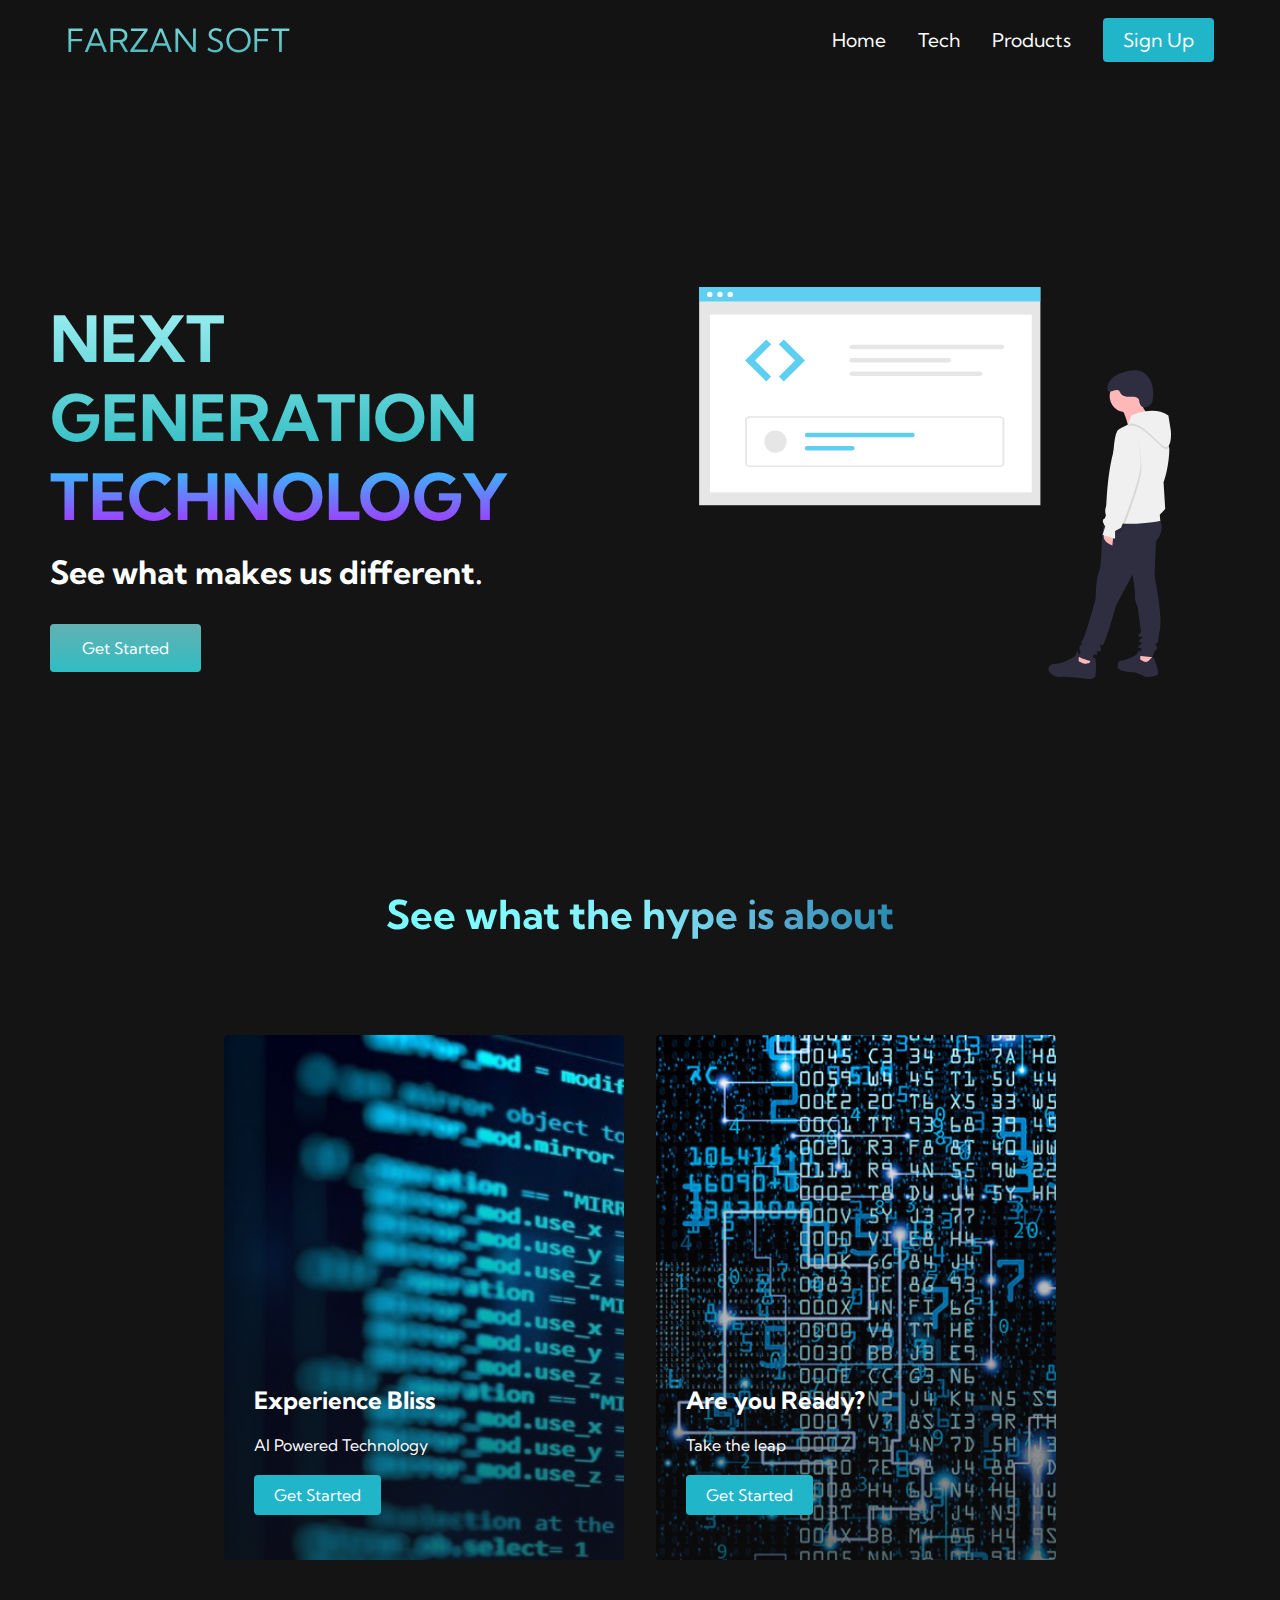
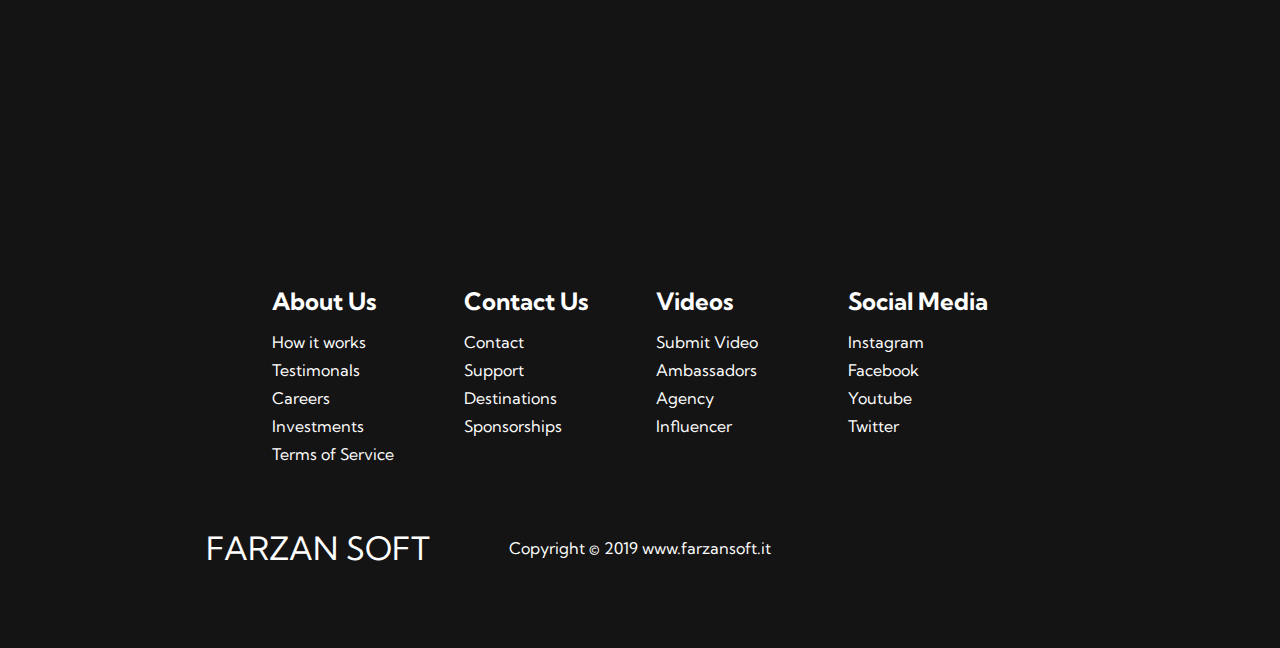
<file: index.html>
<!DOCTYPE html>
<html lang="en">
<head>
    <meta charset="UTF-8">
    <meta http-equiv="X-UA-Compatible" content="IE=edge">
    <meta name="viewport" content="width=device-width, initial-scale=1.0">
    <title>FARZAN</title>
    <link rel="stylesheet" href="farzan.css">
    <link rel="stylesheet" href="https://pro.fontawesome.com/releases/v5.10.0/css/all.css" integrity="sha384-AYmEC3Yw5cVb3ZcuHtOA93w35dYTsvhLPVnYs9eStHfGJvOvKxVfELGroGkvsg+p" crossorigin="anonymous"/>
    <link rel="preconnect" href="https://fonts.gstatic.com">
    <link href="https://fonts.googleapis.com/css2?family=Kumbh+Sans:wght@400;700&display=swap" rel="stylesheet">
</head>
<body>
    <!-- Navbar Section -->
    <nav class="navbar">
      <div class="navbar__container">
          <a href="/" id="navbar__logo"><i class="fas fa-laptop-code"></i>&nbsp FARZAN SOFT</a>
          <div class="navbar__toggle" id="mobile-menu">
              <span class="bar"></span>
              <span class="bar"></span>
              <span class="bar"></span>
          </div>
          <ul class="navbar__menu">
              <li class="navbar__item">
                  <a href="/" class="navbar__links">Home</a>
              </li>
              <li class="navbar__item">
                <a href="tech.html" class="navbar__links">Tech</a>
            </li>
            <li class="navbar__item">
                <a href="/" class="navbar__links">Products</a>
            </li>
            <li class="navbar__btn">
                <a href="/" class="button">Sign Up</a>
            </li>
          </ul>
      </div>
    </nav>

    <!-- Hero Section -->
    <div class="main">
        <div class="main__container">
            <div class="main__content">
                <h1>NEXT GENERATION</h1>
                <h2>TECHNOLOGY</h2>
                <p>See what makes us different.</p>
                <button class="main__btn"><a href="/">Get Started</a></button>
            </div>
            <div class="main__img--container">
                <img src="pic1.svg" alt="pic" id="main__img">
            </div>
        </div>
    </div>

    <!-- Services Section -->
    <div class="services">
        <h1>See what the hype is about</h1>
        <div class="services__container">
            <div class="services__card">
                <h2>Experience Bliss</h2>
                <p>AI Powered Technology</p>
                <button>Get Started</button>
            </div>
            <div class="services__card">
                <h2>Are you Ready?</h2>
                <p>Take the leap</p>
                <button>Get Started</button>
            </div>
        </div>
    </div>

    
    <!-- Footer Section -->
    <div class="footer__container">
        <div class="footer__links">
            <div class="footer__link--wrapper">
                <div class="footer__link--items">
                    <h2>About Us</h2>
                    <a href="/sing__up">How it works</a>
                    <a href="/">Testimonals</a>
                    <a href="/">Careers</a>
                    <a href="/">Investments</a>
                    <a href="/">Terms of Service</a>
                </div>
                <div class="footer__link--items">
                    <h2>Contact Us</h2>
                    <a href="/">Contact</a>
                    <a href="/">Support</a>
                    <a href="/">Destinations</a>
                    <a href="/">Sponsorships</a>
                </div>
            </div>
            <div class="footer__link--wrapper">
            <div class="footer__link--items">
                <h2>Videos</h2>
                <a href="/">Submit Video</a>
                <a href="/">Ambassadors</a>
                <a href="/">Agency</a>
                <a href="/">Influencer</a>
            </div>
           <div class="footer__link--items">
            <h2>Social Media</h2>
            <a href="/">Instagram</a>
            <a href="/">Facebook</a>
            <a href="/">Youtube</a>
            <a href="/">Twitter</a>
           </div>
        </div>
    </div>
    <div class="social__media">
        <div class="social__media--wrap">
            <div class="footer__logo">
                <a href="/" id="footer__logo"><i class="fas fa-user-secret"></i>&nbsp FARZAN SOFT</a>
            </div>
            <p class="website__rights">Copyright © 2019 www.farzansoft.it</p>
            <div class="social__icons">
                <a href="/" class="social__icon--link" target="_blank">
                <i class="fab fa-facebook"></i>
                </a>
                <a href="/" class="social__icon--link" target="_blank">
                    <i class="fab fa-instagram"></i>
                </a>
                <a href="/" class="social__icon--link" target="_blank">
                    <i class="fab fa-twitter"></i>
                </a>
                <a href="/" class="social__icon--link" target="_blank">
                    <i class="fab fa-linkedin"></i>
                </a>
                <a href="/" class="social__icon--link" target="_blank">
                    <i class="fab fa-youtube"></i>
                </a>
            </div>
        </div>
    </div>
</div>


    <script src="farzan.js"></script>
</body>
</html>
</file>
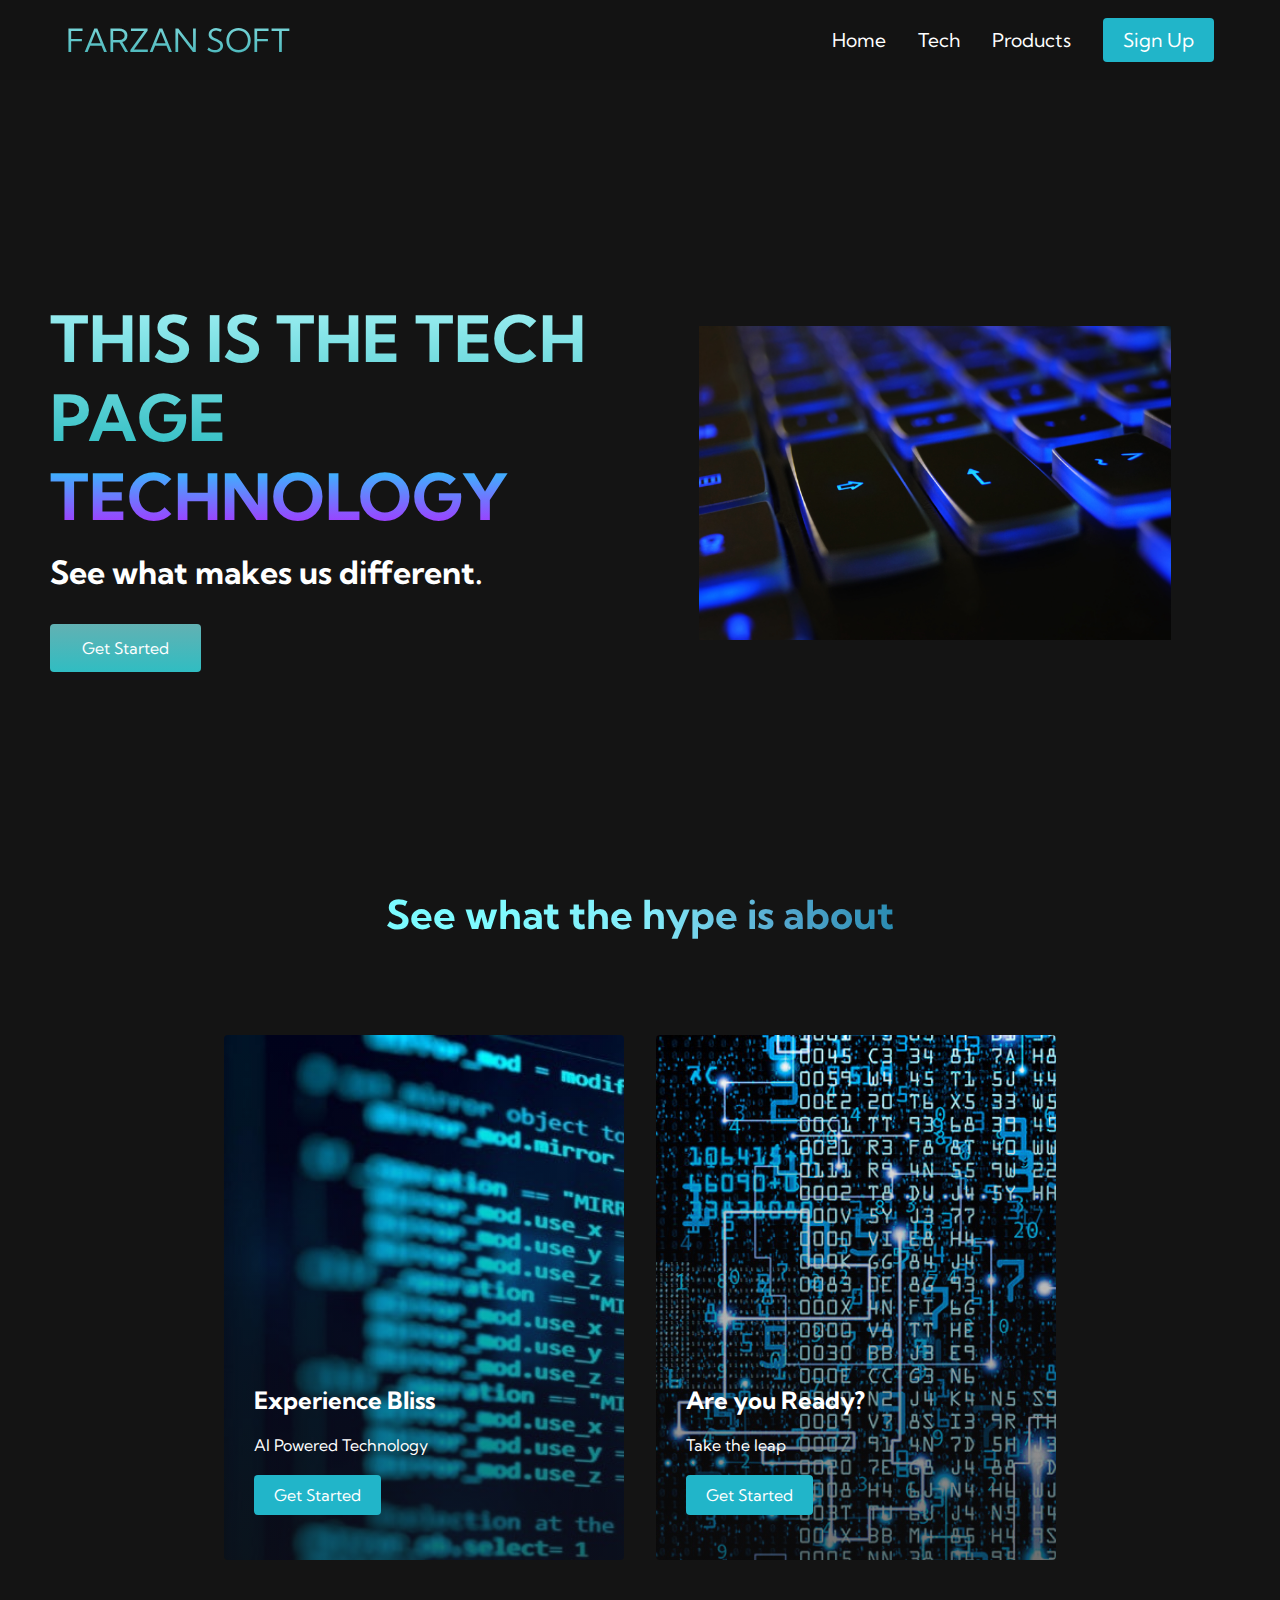
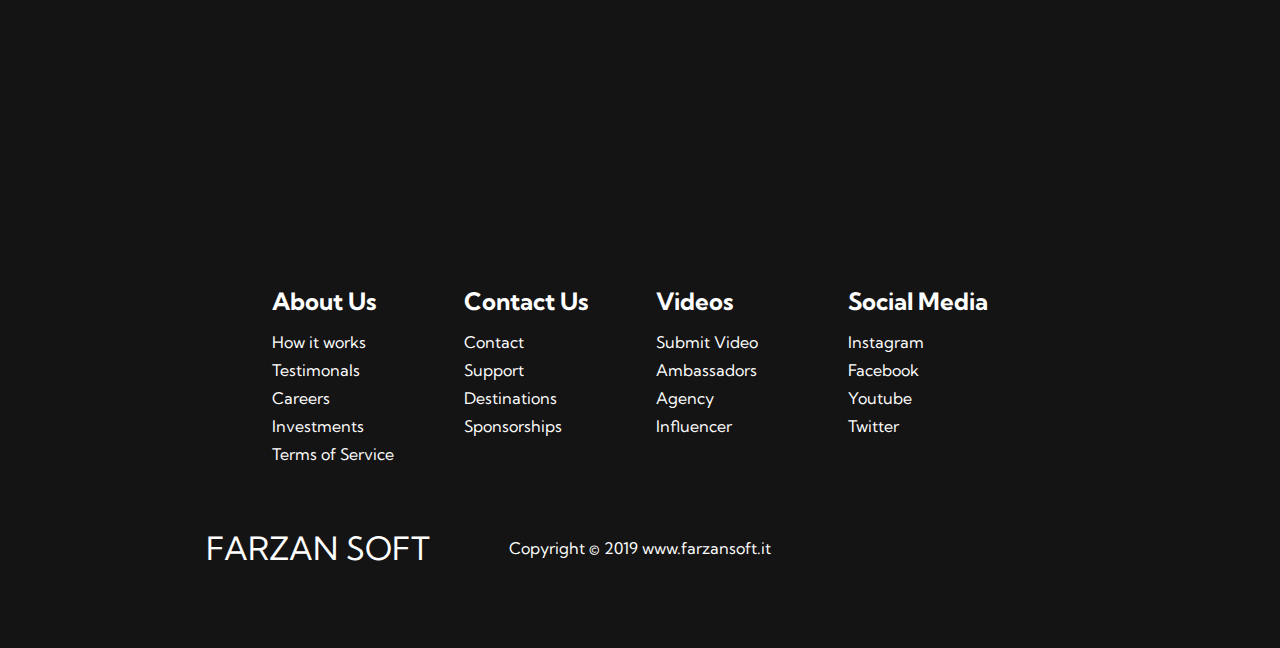
<file: tech.html>
<!DOCTYPE html>
<html lang="en">
<head>
    <meta charset="UTF-8">
    <meta http-equiv="X-UA-Compatible" content="IE=edge">
    <meta name="viewport" content="width=device-width, initial-scale=1.0">
    <title>FARZAN</title>
    <link rel="stylesheet" href="farzan.css">
    <link rel="stylesheet" href="https://pro.fontawesome.com/releases/v5.10.0/css/all.css" integrity="sha384-AYmEC3Yw5cVb3ZcuHtOA93w35dYTsvhLPVnYs9eStHfGJvOvKxVfELGroGkvsg+p" crossorigin="anonymous"/>
    <link rel="preconnect" href="https://fonts.gstatic.com">
    <link href="https://fonts.googleapis.com/css2?family=Kumbh+Sans:wght@400;700&display=swap" rel="stylesheet">
</head>
<body>
    <!-- Navbar Section -->
    <nav class="navbar">
      <div class="navbar__container">
          <a href="/" id="navbar__logo"><i class="fas fa-laptop-code"></i>&nbsp FARZAN SOFT</a>
          <div class="navbar__toggle" id="mobile-menu">
              <span class="bar"></span>
              <span class="bar"></span>
              <span class="bar"></span>
          </div>
          <ul class="navbar__menu">
              <li class="navbar__item">
                  <a href="/" class="navbar__links">Home</a>
              </li>
              <li class="navbar__item">
                <a href="tech.html" class="navbar__links">Tech</a>
            </li>
            <li class="navbar__item">
                <a href="/" class="navbar__links">Products</a>
            </li>
            <li class="navbar__btn">
                <a href="/" class="button">Sign Up</a>
            </li>
          </ul>
      </div>
    </nav>

    <!-- Hero Section -->
    <div class="main">
        <div class="main__container">
            <div class="main__content">
                <h1>THIS IS THE TECH PAGE</h1>
                <h2>TECHNOLOGY</h2>
                <p>See what makes us different.</p>
                <button class="main__btn"><a href="/">Get Started</a></button>
            </div>
            <div class="main__img--container">
                <img src="pic4.jpg" alt="pic" id="main__img">
            </div>
        </div>
    </div>

    <!-- Services Section -->
    <div class="services">
        <h1>See what the hype is about</h1>
        <div class="services__container">
            <div class="services__card">
                <h2>Experience Bliss</h2>
                <p>AI Powered Technology</p>
                <button>Get Started</button>
            </div>
            <div class="services__card">
                <h2>Are you Ready?</h2>
                <p>Take the leap</p>
                <button>Get Started</button>
            </div>
        </div>
    </div>

    
    <!-- Footer Section -->
    <div class="footer__container">
        <div class="footer__links">
            <div class="footer__link--wrapper">
                <div class="footer__link--items">
                    <h2>About Us</h2>
                    <a href="/sing__up">How it works</a>
                    <a href="/">Testimonals</a>
                    <a href="/">Careers</a>
                    <a href="/">Investments</a>
                    <a href="/">Terms of Service</a>
                </div>
                <div class="footer__link--items">
                    <h2>Contact Us</h2>
                    <a href="/">Contact</a>
                    <a href="/">Support</a>
                    <a href="/">Destinations</a>
                    <a href="/">Sponsorships</a>
                </div>
            </div>
            <div class="footer__link--wrapper">
            <div class="footer__link--items">
                <h2>Videos</h2>
                <a href="/">Submit Video</a>
                <a href="/">Ambassadors</a>
                <a href="/">Agency</a>
                <a href="/">Influencer</a>
            </div>
           <div class="footer__link--items">
            <h2>Social Media</h2>
            <a href="/">Instagram</a>
            <a href="/">Facebook</a>
            <a href="/">Youtube</a>
            <a href="/">Twitter</a>
           </div>
        </div>
    </div>
    <div class="social__media">
        <div class="social__media--wrap">
            <div class="footer__logo">
                <a href="/" id="footer__logo"><i class="fas fa-user-secret"></i>&nbsp FARZAN SOFT</a>
            </div>
            <p class="website__rights">Copyright © 2019 www.farzansoft.it</p>
            <div class="social__icons">
                <a href="/" class="social__icon--link" target="_blank">
                <i class="fab fa-facebook"></i>
                </a>
                <a href="/" class="social__icon--link" target="_blank">
                    <i class="fab fa-instagram"></i>
                </a>
                <a href="/" class="social__icon--link" target="_blank">
                    <i class="fab fa-twitter"></i>
                </a>
                <a href="/" class="social__icon--link" target="_blank">
                    <i class="fab fa-linkedin"></i>
                </a>
                <a href="/" class="social__icon--link" target="_blank">
                    <i class="fab fa-youtube"></i>
                </a>
            </div>
        </div>
    </div>
</div>


    <script src="farzan.js"></script>
</body>
</html>
</file>
<file: farzan.css>
* {
    box-sizing: border-box;
    margin: 0;
    padding: 0;
    font-family: 'kumbh Sans', sans-serif;
}

.navbar {
    background: #131313;
    height: 80px;
    display: flex;
    justify-content: center;
    align-items: center;
    font-size: 1.2rem;
    position: sticky;
    top: 0;
    z-index: 999;
}

.navbar__container {
    display: flex;
    justify-content: space-between;
    height: 80px;
    z-index: 1;
    width: 100%;
    max-width: 1300px;
    margin: 0 auto;
    padding: 0 50px;
}

#navbar__logo {
    background-color: #25c8dd;
    background-image: linear-gradient(to top, #259da1 0%, #a0f0f3 100%);
    background-size: 100%;
    -webkit-background-clip: text;
    -moz-background-clip: text;
    -webkit-text-fill-color: transparent;
    -moz-text-fill-color: transparent;
    display: flex;
    align-items: center;
    cursor: pointer;
    text-decoration: none;
    font-size: 2rem;
}

.fa-gem {
    margin-right: 0.5rem;
}

.navbar__menu {
    display: flex;
    align-items: center;
    list-style: none;
    text-align: center;
}

.navbar__item {
    height: 80px;
}

.navbar__links {
    color: #fff;
    display: flex;
    align-items: center;
    justify-content: center;
    text-decoration: none;
    padding: 0 1rem;
    height: 100%;
}

.navbar__btn {
    display: flex;
    justify-content: center;
    align-items: center;
    padding: 0 1rem;
    width: 100%;
}

.button {
    display: flex;
    justify-content: center;
    align-items: center;
    text-decoration: none;
    padding: 10px 20px;
    height: 100%;
    width: 100%;
    border: none;
    outline: none;
    border-radius: 4px;
    background: #21b5c9;
    color: #fff;
}

.button:hover {
    background-image: linear-gradient(to top, #b721ff 0%, #21d4fd 100%);
    transition: all 0.3s ease;
}

.navbar__links:hover {
    color: #78e2f0;
    transition: all 0.3 ease;
}

@media screen and (max-width: 960px) {
    .navbar__container {
        display: flex;
        justify-content: space-between;
        height: 80px;
        z-index: 1;
        width: 100%;
        max-width: 1300px;
        padding: 0;
    }

    .navbar__menu {
        display: grid;
        grid-template-columns: auto;
        margin: 0;
        width: 100%;
        position: absolute;
        top: -1000px;
        opacity: 0; 
        transition: all 0.5s ease;
        height: 50vh;
        z-index: -1;
        background: #131313;
    }

    .navbar__menu.active {
        background: #131313;
        top: 100%;
        opacity: 1;
        transition: all 0.5s ease;
        z-index: 99;
        height: 50vh;
        font-size: 1.6rem;
    }

    #navbar__logo {
        padding: 25px;
    }

    .navbar__toggle .bar {
        width: 25px;
        height: 3px;
        margin: 5px auto;
        transition: all 0.3s ease-in-out;
        background: #fff;
    }

    .navbar__item {
        width: 100%;
    }

    .navbar__links {
        text-align: center;
        padding: 2rem;
        width: 100%;
        display: table;
    }

    #mobile-menu {
        position: absolute;
        top: 20%;
        right: 5%;
        transform: translate(5%, 20%);
    }

    .navbar__btn {
        padding-bottom: 2rem;
    }

    .button {
        display: flex;
        justify-content: center;
        align-items: center;
        width: 80%;
        height: 80px;
        margin: 0;
    }

    .navbar__toggle .bar {
        display: block;
        cursor: pointer;
    }

    #mobile-menu.is-active .bar:nth-child(2) {
        opacity: 0;
    }

    #mobile-menu.is-active .bar:nth-child(1) {
        transform: translateY(8px) rotate(45deg);
    }

    #mobile-menu.is-active .bar:nth-child(3) {
        transform: translateY(-8px) rotate(-45deg);
    }
}


/* Hero Section CSS */
.main {
    background-color: #141414;
}

.main__container {
    display: grid;
    grid-template-columns: 1fr 1fr;
    align-items: center;
    justify-self: center;
    margin: 0 auto;
    height: 90vh;
    background-color: #141414;
    z-index: 1;
    width: 100%;
    max-width: 1300px;
    padding: 0 50px;
}

.main__content h1 {
    font-size: 4rem;
    background-color: #20b8cc;
    background-image: linear-gradient(to top, #30bdc2 0%, #a0f0f3 100%);
    -webkit-background-clip: text;
    -moz-background-clip: text;
    -webkit-text-fill-color: transparent;
    -moz-text-fill-color: transparent;
}

.main__content h2 {
    font-size: 4rem;
    background-color: #23a5b6;
    background-image: linear-gradient(to top, #b721ff 0%, #21d4fd 100%);
    -webkit-background-clip: text;
    -moz-background-clip: text;
    -webkit-text-fill-color: transparent;
    -moz-text-fill-color: transparent;
}

.main__content p {
    margin-top: 1rem;
    font-size: 2rem;
    font-weight: 700;
    color: #fff;
}


.main__btn {
    font-size: 1rem;
    background-image: linear-gradient(to top, #30bdc2 0%, #62b1b3 100%);
    padding: 14px 32px;
    border: none;
    border-radius: 4px;
    color: #fff;
    margin-top: 2rem;
    cursor: pointer;
    position: relative;
    transition: all 0.35s;
    outline: none;
}

.main__btn a {
    position: relative;
    z-index: 2;
    color: #fff;
    text-decoration: none;
}

.main__btn::after {
    position: absolute;
    content: '';
    top: 0;
    left: 0;
    width: 0;
    height: 100%;
    background-image: linear-gradient(to top, #b721ff 0%, #21d4fd 100%);
    transition: all 0.35s;
    border-radius: 4px;
}

.main__btn:hover {
    color: #fff;
}

.main__btn:hover::after {
    width: 100%;
}

.main__img--container {
    text-align: center;
}

#main__img {
    height: 80%;
    width: 80%;
}

/* Mobile Responsive */
@media screen and (max-width: 768px) {
    .main__container {
        display: grid;
        grid-template-columns: auto;
        align-items: center;
        justify-self: center;
        width: 100%;
        margin: 0 auto;
        height: 90vh;
    }

    .main__content {
        text-align: center;
        margin-bottom: 4rem;
    }

    .main__content h1 {
        font-size: 2.5rem;
        margin-top: 2rem;
    }

    .main__content h2 {
        font-size: 3rem;
    }

    .main__content p {
        margin-top: 1rem;
        font-size: 1.5rem;
    }
}

@media screen and (max-width: 480px) {
    .main__content h1 {
        font-size: 2rem;
        margin-top: 3rem;
    }

    .main__content h2 {
        font-size: 2rem;
    }

    .main__content p {
        margin-top: 2rem;
        font-size: 1.5rem;
    }

    .main__btn {
        padding: 12px 36px;
        margin: 2.5rem 0;
    }
}

/* Services Section CSS */
.services {
    background: #141414;
    display: flex;
    flex-direction: column;
    align-items: center;
    height: 100vh;
}

.services h1 {
    background: #21b5c9;
    background-image: 
    linear-gradient(to right,
     #77f6ff 0%,
     #7afbff 0%,
     #7ffbff 21%,
     #85ebf9 52%,
     #55a8cf 78%,
     #2a8bb1 100%
     );
    background-size: 100%;
    margin-bottom: 5rem;
    font-size: 2.5rem;
    -webkit-background-clip: text;
    -moz-background-clip: text;
    -webkit-text-fill-color: transparent;
    -moz-text-fill-color: transparent;
}

.services__container {
    display: flex;
    justify-content: center;
    flex-wrap: wrap;
}

.services__card {
    margin: 1rem;
    height: 525px;
    width: 400px;
    border-radius: 4px;
    background-image: linear-gradient(
        to bottom, 
        rgba(0, 0, 0, 0) 0%,
        rgba(17, 17, 17, 0.6) 100%
        ),
        url('Coding1.jpg');
    background-size: cover;
    position: relative;
    color: #fff;
}

.services__card:nth-child(2) {
    background-image: linear-gradient(
        to bottom,
        rgba(0, 0, 0, 0) 0%,
        rgba(17, 17, 17, 0.6) 100%),
         url('coding2.jpg');
}

.services h2 {
    position: absolute;
    top: 350px;
    left: 30px;
}

.services__card p {
    position: absolute;
    top: 400px;
    left: 30px;
}

.services__card button {
    color: #fff;
    padding: 10px 20px;
    border: none;
    outline: none;
    border-radius: 4px;
    background: #21b5c9;
    position: absolute;
    top: 440px;
    left: 30px;
    font-size: 1rem;
    cursor: pointer;
}

.services__card:hover {
    transform: scale(1.075);
    transition: 0.2s ease-in;
    cursor: pointer;
}

@media screen and (max-width: 960px) {
    .services {
        height: 1600px;
    }

    .services h1 {
        font-size: 2rem;
        margin-top: 12rem;
    }
}

@media screen and (max-width: 480px) {
    .services {
        height: 1400px;
    }

    .services h1 {
        font-size: 1.2rem;
    }

    .services__card {
        width: 300px;
    }
}


/* Footer css */
.footer__container {
    background-color: #141414;
    padding: 5rem 0;
    display: flex;
    flex-direction: column;
    justify-content: center;
    align-items: center;
}

#footer__logo {
    color: #fff;
    display: flex;
    align-items: center;
    cursor: pointer;
    text-decoration: none;
    font-size: 2rem;
}

.footer__links {
    width: 100%;
    max-width: 1000px;
    display: flex;
    justify-content: center;
}

.footer__link--wrapper {
    display: flex;
}

.footer__link--items {
    display: flex;
    flex-direction: column;
    align-items: flex-start;
    margin: 16px;
    text-align: left;
    width: 160px;
    box-sizing: border-box;
}

.footer__link--items h2 {
    margin-bottom: 16px;
}

.footer__link--items > h2 {
    color: #fff;
}

.footer__link--items a {
    color: #fff;
    text-decoration: none;
    margin-bottom: 0.5rem;
}

.footer__link--items a:hover {
    color: #e9e9e9;
    transition: 0.3s ease-out;
}

/* Social Icons */
.social__icon--link {
    color: #fff;
    font-size: 24px;
}

.social__media {
    max-width: 1000px;
    width: 100%;
}

.social__media--wrap {
    display: flex;
    justify-content: space-between;
    align-items: center;
    width: 90%;
    max-width: 1000px;
    margin: 40px auto 0 auto;
}

.social__icons {
    display: flex;
    justify-content: space-between;
    align-items: center;
    width: 240px;
}

.social__logo {
    color: #fff;
    justify-self: flex-start;
    margin-left: 20px;
    cursor: pointer;
    text-decoration: none;
    font-size: 2rem;
    display: flex;
    align-items: center;
    margin-bottom: 16px;
}

.website__rights {
    color: #fff;
}

@media screen and (max-width: 820px) {
    .footer__links {
        padding-top: 2rem;
    }

    #footer__logo {
        margin-bottom: 2rem;
    }

    .website__rights {
        margin-bottom: 2rem;
    }

    .footer__link--wrapper {
        flex-direction: column;
    }

    .social__media--wrap {
        flex-direction: column;
    }
}

@media screen and (max-width: 480px) {
    .footer__link--items {
        margin: 0;
        padding: 10px;
        width: 100%;
    }
}
</file>
